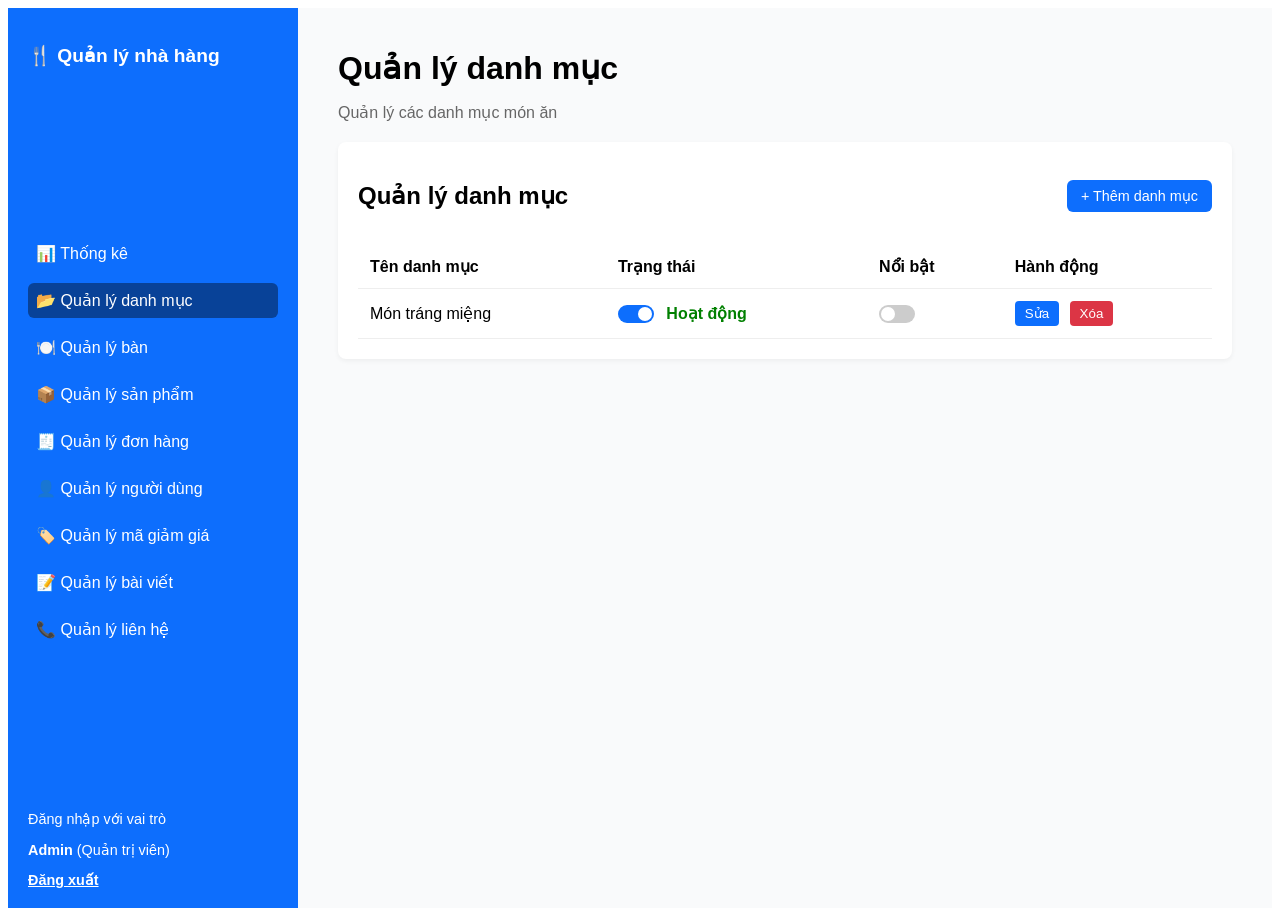
<file: QL_DanhMuc/index.html>
<!DOCTYPE html>
<html lang="vi">
<head>
  <meta charset="UTF-8">
  <meta name="viewport" content="width=device-width, initial-scale=1.0">
  <title>Quản lý danh mục</title>
  <link rel="stylesheet" href="style.css">
</head>
<body>
  <div class="dashboard">
    <!-- Sidebar -->
    <aside class="sidebar">
      <h2 class="logo">🍴 Quản lý nhà hàng</h2>
      <nav>
        <ul>
          <li><a href="#">📊 Thống kê</a></li>
          <li class="active"><a href="#">📂 Quản lý danh mục</a></li>
          <li><a href="#">🍽️ Quản lý bàn</a></li>
          <li><a href="#">📦 Quản lý sản phẩm</a></li>
          <li><a href="#">🧾 Quản lý đơn hàng</a></li>
          <li><a href="#">👤 Quản lý người dùng</a></li>
          <li><a href="#">🏷️ Quản lý mã giảm giá</a></li>
          <li><a href="#">📝 Quản lý bài viết</a></li>
          <li><a href="#">📞 Quản lý liên hệ</a></li>
        </ul>
      </nav>
      <div class="sidebar-footer">
        <p>Đăng nhập với vai trò</p>
        <p><strong>Admin</strong> (Quản trị viên)</p>
        <a href="#">Đăng xuất</a>
      </div>
    </aside>

    <!-- Main Content -->
    <main class="main-content">
      <header>
        <h1>Quản lý danh mục</h1>
        <p>Quản lý các danh mục món ăn</p>
      </header>

      <section class="content-card">
        <div class="content-header">
          <h2>Quản lý danh mục</h2>
          <button class="btn-primary">+ Thêm danh mục</button>
        </div>

        <table class="data-table">
          <thead>
            <tr>
              <th>Tên danh mục</th>
              <th>Trạng thái</th>
              <th>Nổi bật</th>
              <th>Hành động</th>
            </tr>
          </thead>
          <tbody>
            <tr>
              <td>Món tráng miệng</td>
              <td>
                <label class="switch">
                  <input type="checkbox" checked>
                  <span class="slider"></span>
                </label>
                <span class="status active">Hoạt động</span>
              </td>
              <td>
                <label class="switch">
                  <input type="checkbox">
                  <span class="slider"></span>
                </label>
              </td>
              <td>
                <button class="btn-edit">Sửa</button>
                <button class="btn-delete">Xóa</button>
              </td>
            </tr>
          </tbody>
        </table>
      </section>
    </main>
  </div>
</body>
</html>
</file>
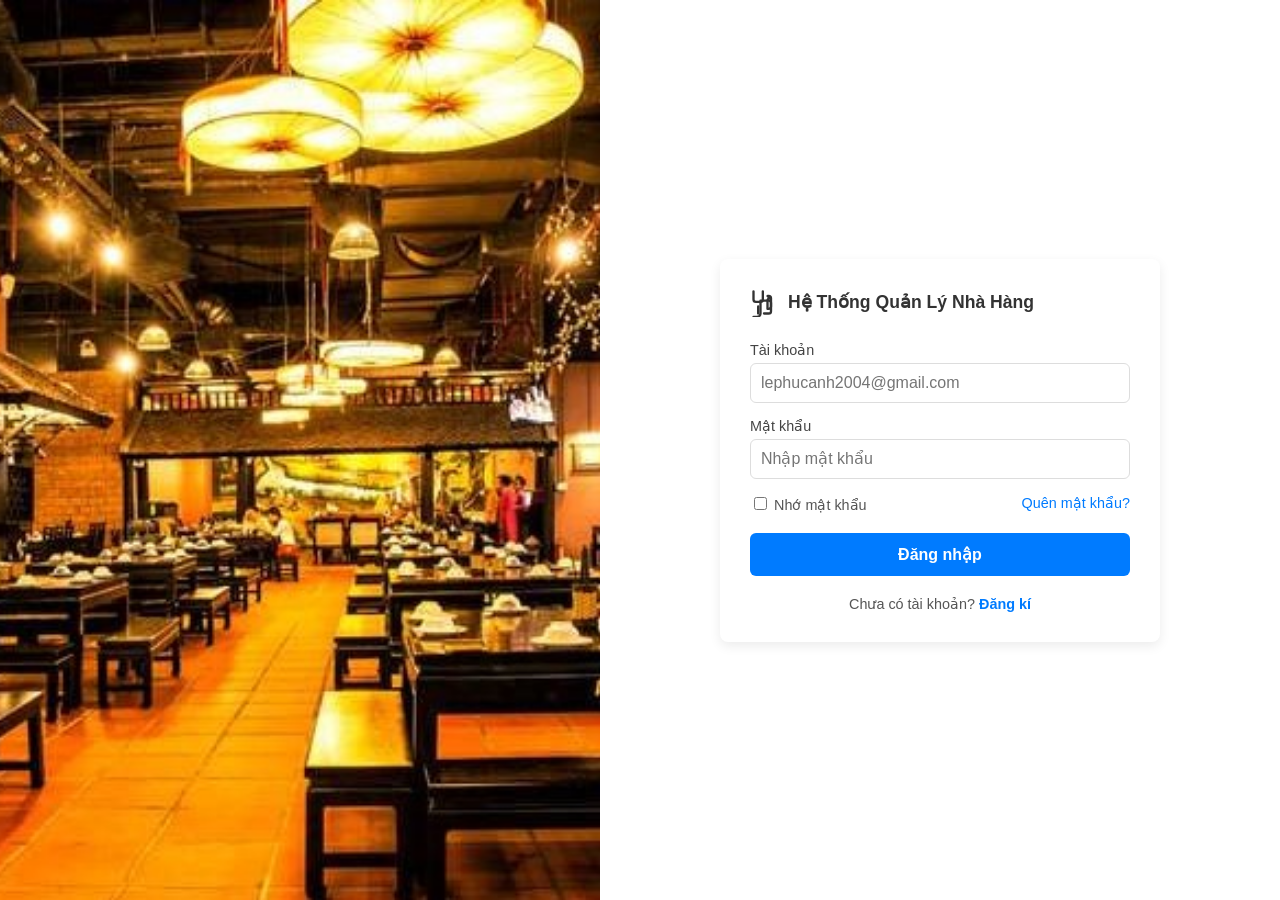
<file: DangNhap.html>
<!DOCTYPE html>
<html lang="vi">
<head>
  <meta charset="UTF-8">
  <title>Đăng nhập - Quản lý Nhà hàng</title>
  <link rel="stylesheet" href="style.css">
</head>
<body>
  <div class="main-container">
    <div class="left-panel"></div>

    <div class="right-panel">
      <div class="login-card">
        <!-- Logo -->
        <div class="logo">
          <svg xmlns="http://www.w3.org/2000/svg" width="28" height="28"
               viewBox="0 0 24 24" fill="none" stroke="currentColor"
               stroke-width="2" stroke-linecap="round" stroke-linejoin="round">
            <path d="M3 2v7c0 1.1.9 2 2 2h4a2 2 0 0 0 2-2V2"/>
            <path d="M7 15v6"/>
            <path d="M12 21h4a2 2 0 0 0 2-2v-7a2 2 0 0 0-2-2H9v11a3 3 0 0 1-3 3H3"/>
            <path d="M15 6h1a2 2 0 0 1 2 2v7a2 2 0 0 1-2 2h-1v-7a2 2 0 0 1 2-2z"/>
          </svg>
          <span>Hệ Thống Quản Lý Nhà Hàng</span>
        </div>

        <!-- Form -->
        <form>
  <div class="form-group">
    <label for="email">Tài khoản</label>
    <input type="email" id="email" placeholder="lephucanh2004@gmail.com" required>
  </div>

  <div class="form-group">
    <label for="password">Mật khẩu</label>
    <input type="password" id="password" placeholder="Nhập mật khẩu" required>
  </div>

  <!-- Nhớ mật khẩu -->
  <div class="form-options">
    <label>
      <input type="checkbox" id="remember"> Nhớ mật khẩu
    </label>
    <a href="#">Quên mật khẩu?</a>
  </div>

  <button type="submit" class="login-button">Đăng nhập</button>
</form>


        <div class="signup-link">
          Chưa có tài khoản? <a href="#">Đăng kí</a>
        </div>
      </div>
    </div>
  </div>
</body>
</html>
</file>
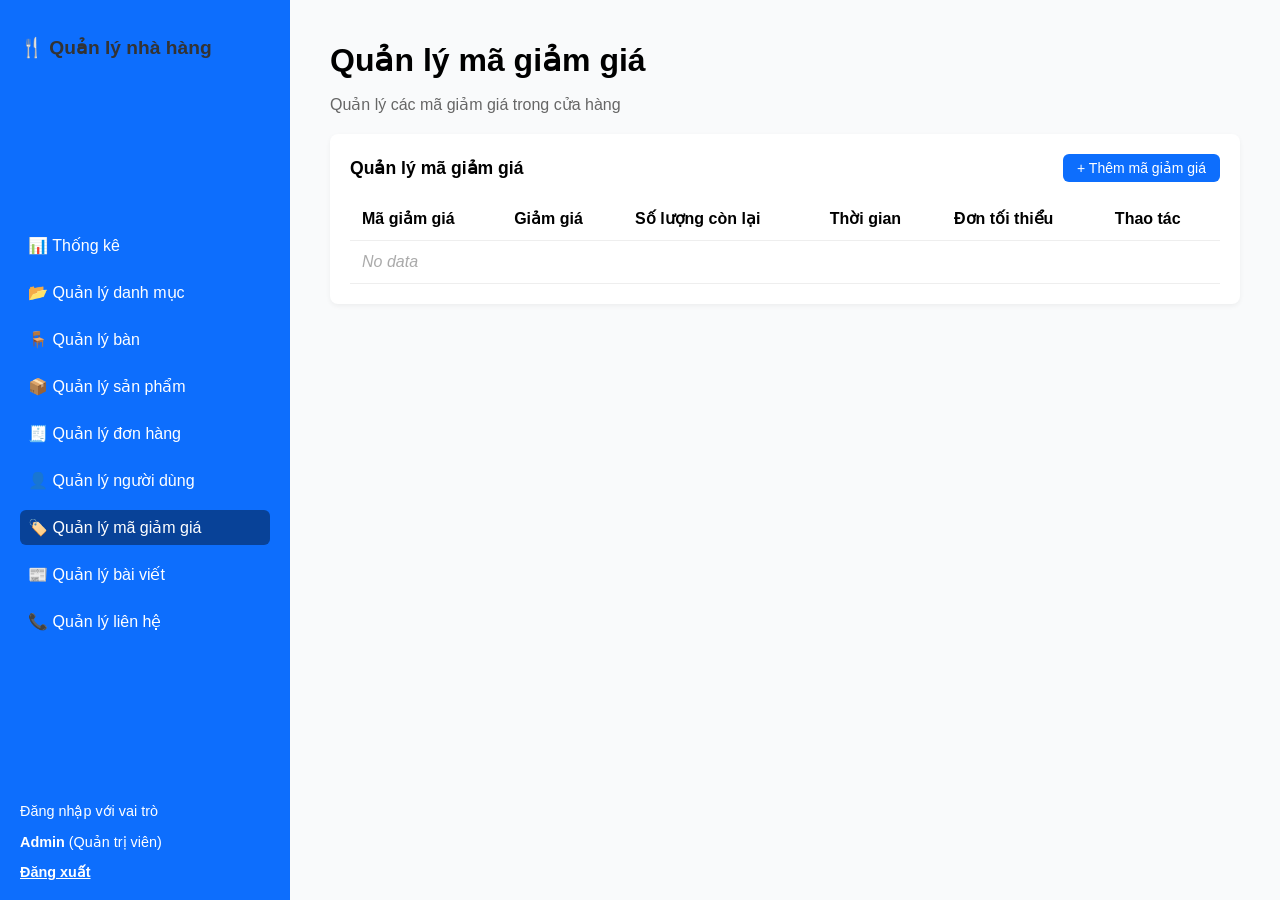
<file: dasboard/qly_voucher.html>
<!DOCTYPE html>
<html lang="vi">
<head>
  <meta charset="UTF-8">
  <meta name="viewport" content="width=device-width, initial-scale=1.0">
  <title>Quản lý Nhà Hàng</title>
  <link rel="stylesheet" href="../style.css">
</head>
<body>
  <div class="dashboard">
    <!-- Sidebar -->
    <aside class="sidebar">
      <h2 class="logo">🍴 Quản lý nhà hàng</h2>
      <nav>
        <ul>
          <li><a href="#">📊 Thống kê</a></li>
          <li><a href="#">📂 Quản lý danh mục</a></li>
          <li><a href="#">🪑 Quản lý bàn</a></li>
          <li><a href="#">📦 Quản lý sản phẩm</a></li>
          <li><a href="#">🧾 Quản lý đơn hàng</a></li>
          <li><a href="#">👤 Quản lý người dùng</a></li>
          <li class="active"><a href="#">🏷️ Quản lý mã giảm giá</a></li>
          <li><a href="#">📰 Quản lý bài viết</a></li>
          <li><a href="#">📞 Quản lý liên hệ</a></li>
        </ul>
      </nav>
      <div class="sidebar-footer">
        <p>Đăng nhập với vai trò</p>
        <p><b>Admin</b> (Quản trị viên)</p>
        <a href="#">Đăng xuất</a>
      </div>
    </aside>

    <!-- Main Content -->
    <main class="main-content">
      <header>
        <h1>Quản lý mã giảm giá</h1>
        <p>Quản lý các mã giảm giá trong cửa hàng</p>
      </header>

      <section class="content-card">
        <div class="content-header">
          <h2>Quản lý mã giảm giá</h2>
          <button class="btn-primary">+ Thêm mã giảm giá</button>
        </div>

        <table class="data-table">
          <thead>
            <tr>
              <th>Mã giảm giá</th>
              <th>Giảm giá</th>
              <th>Số lượng còn lại</th>
              <th>Thời gian</th>
              <th>Đơn tối thiểu</th>
              <th>Thao tác</th>
            </tr>
          </thead>
          <tbody>
            <tr>
              <td colspan="6" class="no-data">No data</td>
            </tr>
          </tbody>
        </table>
      </section>
    </main>
  </div>
</body>
</html>
</file>
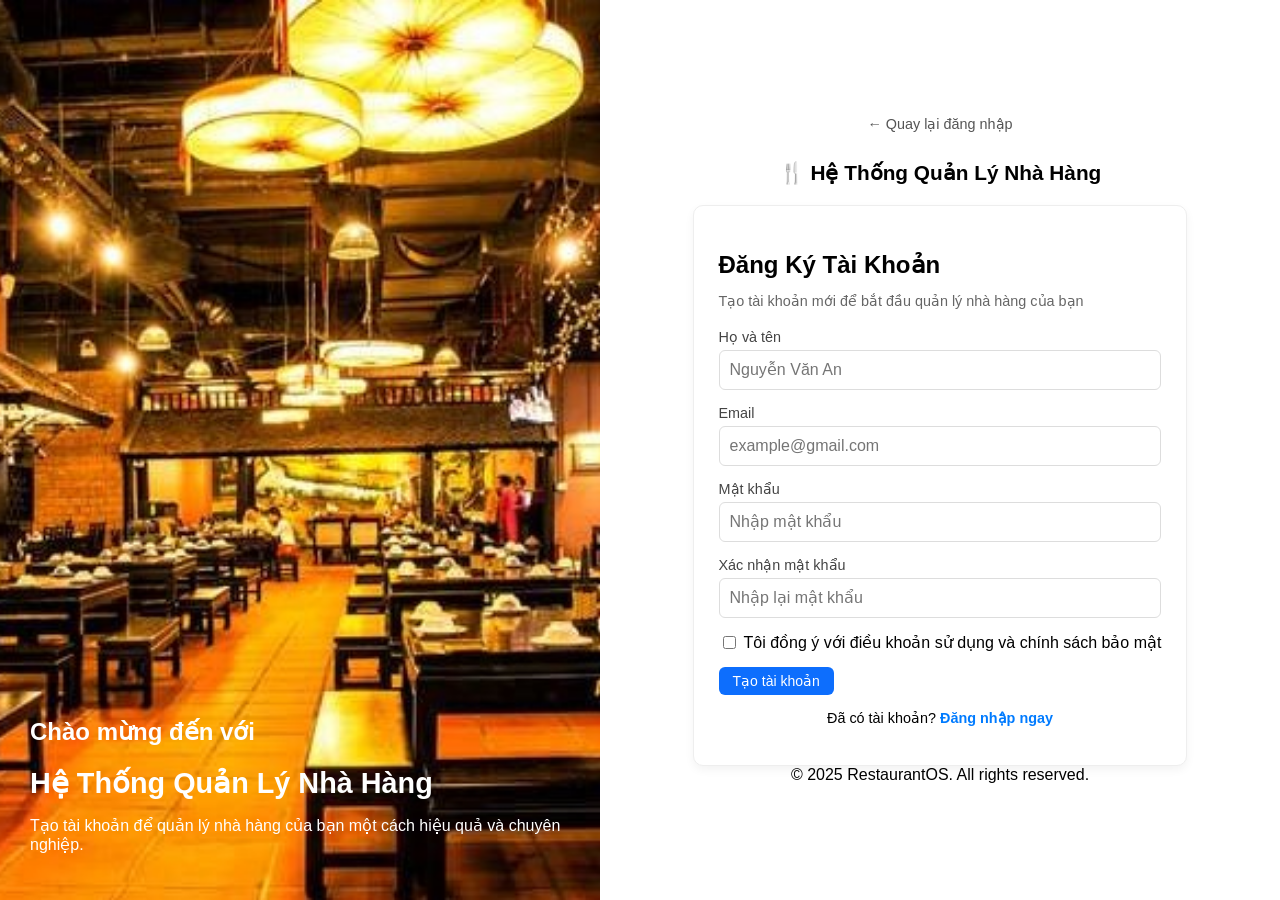
<file: pages/DangKy.html>
<!DOCTYPE html>
<html lang="vi">
<head>
  <meta charset="UTF-8">
  <meta name="viewport" content="width=device-width, initial-scale=1.0">
  <title>Đăng Ký</title>
  <link rel="stylesheet" href="../style.css">
</head>
<body>
  <div class="container">
    <!-- Cột bên trái -->
    <div class="left-panel">
      <img src="../restaurant.jpg" alt="Nhà hàng">
      <div class="welcome-text">
        <h2>Chào mừng đến với</h2>
        <h1>Hệ Thống Quản Lý Nhà Hàng</h1>
        <p>Tạo tài khoản để quản lý nhà hàng của bạn một cách hiệu quả và chuyên nghiệp.</p>
      </div>
    </div>

    <!-- Cột bên phải -->
    <div class="right-panel">
      <a href="DangNhap.html" class="back-link">← Quay lại đăng nhập</a>
      <h1 class="logo-text">🍴 Hệ Thống Quản Lý Nhà Hàng</h1>

      <div class="form-card">
        <h2>Đăng Ký Tài Khoản</h2>
        <p class="subtitle">Tạo tài khoản mới để bắt đầu quản lý nhà hàng của bạn</p>

        <form>
          <div class="form-group">
            <label for="fullname">Họ và tên</label>
            <input type="text" id="fullname" placeholder="Nguyễn Văn An" required>
          </div>

          <div class="form-group">
            <label for="email">Email</label>
            <input type="email" id="email" placeholder="example@gmail.com" required>
          </div>

          <div class="form-group">
            <label for="password">Mật khẩu</label>
            <input type="password" id="password" placeholder="Nhập mật khẩu" required>
          </div>

          <div class="form-group">
            <label for="confirm">Xác nhận mật khẩu</label>
            <input type="password" id="confirm" placeholder="Nhập lại mật khẩu" required>
          </div>

          <div class="form-check">
            <input type="checkbox" id="terms" required>
            <label for="terms">Tôi đồng ý với điều khoản sử dụng và chính sách bảo mật</label>
          </div>

          <button type="submit" class="btn-primary">Tạo tài khoản</button>
        </form>

        <p class="signin-link">Đã có tài khoản? <a href="DangNhap.html">Đăng nhập ngay</a></p>
      </div>

      <footer>© 2025 RestaurantOS. All rights reserved.</footer>
    </div>
  </div>
</body>
</html>
</file>
<file: QL_DanhMuc/style.css>
/* Layout */
.dashboard {
  display: flex;
  height: 100vh;
  font-family: Arial, sans-serif;
}

/* Sidebar */
.sidebar {
  width: 250px;
  background: #0d6efd;
  color: #fff;
  display: flex;
  flex-direction: column;
  justify-content: space-between;
  padding: 20px;
}

.sidebar .logo {
  font-size: 1.2rem;
  font-weight: bold;
  margin-bottom: 20px;
}

.sidebar nav ul {
  list-style: none;
  padding: 0;
}

.sidebar nav ul li {
  margin: 12px 0;
}

.sidebar nav ul li a {
  color: #fff;
  text-decoration: none;
  font-size: 1rem;
  display: block;
  padding: 8px;
  border-radius: 6px;
  transition: background 0.2s;
}

.sidebar nav ul li.active a,
.sidebar nav ul li a:hover {
  background: #084298;
}

.sidebar-footer {
  font-size: 0.9rem;
}

.sidebar-footer a {
  color: #fff;
  text-decoration: underline;
  font-weight: bold;
}

/* Main Content */
.main-content {
  flex: 1;
  padding: 20px 40px;
  background: #f9fafb;
}

header h1 {
  margin-bottom: 5px;
}

header p {
  color: #666;
  margin-bottom: 20px;
}

.content-card {
  background: #fff;
  border-radius: 8px;
  padding: 20px;
  box-shadow: 0 2px 5px rgba(0,0,0,0.05);
}

.content-header {
  display: flex;
  justify-content: space-between;
  align-items: center;
  margin-bottom: 15px;
}

.btn-primary {
  padding: 8px 14px;
  background: #0d6efd;
  color: #fff;
  border: none;
  border-radius: 6px;
  cursor: pointer;
  font-size: 0.9rem;
}

.btn-primary:hover {
  background: #084298;
}

/* Table */
.data-table {
  width: 100%;
  border-collapse: collapse;
}

.data-table th, .data-table td {
  padding: 12px;
  border-bottom: 1px solid #eee;
  text-align: left;
}

/* Buttons */
.btn-edit {
  padding: 5px 10px;
  background: #0d6efd;
  border: none;
  border-radius: 4px;
  color: #fff;
  cursor: pointer;
  margin-right: 6px;
}

.btn-edit:hover {
  background: #084298;
}

.btn-delete {
  padding: 5px 10px;
  background: #dc3545;
  border: none;
  border-radius: 4px;
  color: #fff;
  cursor: pointer;
}

.btn-delete:hover {
  background: #a71d2a;
}

/* Switch toggle */
.switch {
  position: relative;
  display: inline-block;
  width: 36px;
  height: 18px;
}

.switch input {
  opacity: 0;
  width: 0;
  height: 0;
}

.slider {
  position: absolute;
  cursor: pointer;
  top: 0; left: 0;
  right: 0; bottom: 0;
  background-color: #ccc;
  transition: .4s;
  border-radius: 18px;
}

.slider:before {
  position: absolute;
  content: "";
  height: 14px;
  width: 14px;
  left: 2px;
  bottom: 2px;
  background-color: white;
  transition: .4s;
  border-radius: 50%;
}

input:checked + .slider {
  background-color: #0d6efd;
}

input:checked + .slider:before {
  transform: translateX(18px);
}

.status.active {
  color: green;
  font-weight: bold;
  margin-left: 8px;
}
</file>
<file: style.css>
/*ĐĂNG NHẬP*/
body {
  margin: 0;
  font-family: Arial, sans-serif;
  background-color: #f4f5f9;
}

.main-container {
  display: flex;
  height: 100vh;
}

.left-panel {
  flex: 1;
  background: url('restaurant.jpg') no-repeat center center;
  background-size: cover;
}

.right-panel {
  flex: 1;
  display: flex;
  justify-content: center;
  align-items: center;
}

.login-card {
  background: white;
  padding: 30px;
  border-radius: 8px;
  box-shadow: 0 4px 12px rgba(0, 0, 0, 0.08);
  width: 380px;
  text-align: center;
}

.logo {
  display: flex;
  align-items: center;
  margin-bottom: 25px;
  color: #333;
}

.logo svg {
  margin-right: 10px;
}

.logo span {
  font-weight: 600;
  font-size: 1.1rem;
}

.form-group {
  text-align: left;
  margin-bottom: 18px;
}

.form-group label {
  display: block;
  margin-bottom: 6px;
  font-weight: 500;
  color: #555;
}

.form-group input {
  width: 100%;
  padding: 10px;
  border: 1px solid #ddd;
  border-radius: 6px;
  box-sizing: border-box;
  font-size: 1rem;
}

.forgot-password {
  text-align: right;
  margin-bottom: 20px;
}

.forgot-password a {
  color: #007bff;
  text-decoration: none;
  font-size: 0.9rem;
}

.login-button {
  width: 100%;
  padding: 12px;
  border: none;
  background-color: #007bff;
  color: white;
  border-radius: 6px;
  cursor: pointer;
  font-size: 1rem;
  font-weight: bold;
  transition: background-color 0.2s;
}

.login-button:hover {
  background-color: #0069d9;
}

.signup-link {
  margin-top: 20px;
  font-size: 0.9rem;
  color: #555;
}

.signup-link a {
  color: #007bff;
  text-decoration: none;
  font-weight: bold;
}
.form-options {
  display: flex;
  justify-content: space-between;
  align-items: center;
  font-size: 0.9rem;
  margin-bottom: 20px;
}

.form-options label {
  color: #555;
  font-size: 0.9rem;
}

.form-options a {
  color: #007bff;
  text-decoration: none;
}

.form-options a:hover {
  text-decoration: underline;
}

/*ĐĂNG KÝ*/
.container {
  display: flex;
  height: 100vh;
  font-family: Arial, sans-serif;
}

/* Bên trái */
.left-panel {
  flex: 1;
  position: relative;
  overflow: hidden;
}

.left-panel img {
  width: 100%;
  height: 100%;
  object-fit: cover;
}

.welcome-text {
  position: absolute;
  bottom: 30px;
  left: 30px;
  color: white;
}

.welcome-text h1 {
  font-size: 1.8rem;
  margin: 5px 0;
}

/* Bên phải */
.right-panel {
  flex: 1;
  display: flex;
  flex-direction: column;
  justify-content: center;
  padding: 40px;
  background: #fff;
}

.back-link {
  text-decoration: none;
  color: #555;
  font-size: 0.9rem;
  margin-bottom: 15px;
}

.logo-text {
  font-size: 1.3rem;
  font-weight: bold;
  margin-bottom: 20px;
}

.form-card {
  background: #fff;
  border: 1px solid #eee;
  border-radius: 10px;
  padding: 25px;
  box-shadow: 0 4px 10px rgba(0,0,0,0.05);
}

.form-card h2 {
  margin-bottom: 8px;
}

.form-card .subtitle {
  color: #666;
  font-size: 0.9rem;
  margin-bottom: 20px;
}

.form-group {
  margin-bottom: 15px;
  text-align: left;
}

.form-group label {
  display: block;
  margin-bottom: 5px;
  font-size: 0.9rem;
  color: #444;
}

.form-group input {
  width: 100%;
  padding: 10px;
  border-radius: 6px;
  border: 1px solid #ddd;
  font-size: 1rem;
  box-sizing: border-box;
}

.form-check {
  display: flex;
  align-items: center;
  margin: 15px 0;
}

.form-check input {
  margin-right: 8px;
}

.btn-primary {
  width: 100%;
  padding: 12px;
  background: #000;
  color: white;
  border: none;
  border-radius: 6px;
  font-size: 1rem;
  font-weight: bold;
  cursor: pointer;
}

.btn-primary:hover {
  background: #333;
}

.signin-link {
  text-align: center;
  margin-top: 15px;
  font-size: 0.9rem;
}

.signin-link a {
  color: #007bff;
  font-weight: bold;
  text-decoration: none;
}

/*QUẢN LÝ MÃ GIẢM GIÁ*/
/* Dashboard Layout */
.dashboard {
  display: flex;
  height: 100vh;
  font-family: Arial, sans-serif;
}

/* Sidebar */
.sidebar {
  width: 250px;
  background: #0d6efd;
  color: #fff;
  display: flex;
  flex-direction: column;
  justify-content: space-between;
  padding: 20px;
}

.sidebar .logo {
  font-size: 1.2rem;
  font-weight: bold;
  margin-bottom: 20px;
}

.sidebar nav ul {
  list-style: none;
  padding: 0;
}

.sidebar nav ul li {
  margin: 12px 0;
}

.sidebar nav ul li a {
  color: #fff;
  text-decoration: none;
  font-size: 1rem;
  display: block;
  padding: 8px;
  border-radius: 6px;
  transition: background 0.2s;
}

.sidebar nav ul li a:hover,
.sidebar nav ul li.active a {
  background: #084298;
}

.sidebar-footer {
  font-size: 0.9rem;
}

.sidebar-footer a {
  color: #fff;
  text-decoration: underline;
  font-weight: bold;
}

/* Main Content */
.main-content {
  flex: 1;
  padding: 20px 40px;
  background: #f9fafb;
}

header h1 {
  margin-bottom: 5px;
}

header p {
  color: #666;
  margin-bottom: 20px;
}

.content-card {
  background: #fff;
  border-radius: 8px;
  padding: 20px;
  box-shadow: 0 2px 5px rgba(0,0,0,0.05);
}

.content-header {
  display: flex;
  justify-content: space-between;
  align-items: center;
  margin-bottom: 15px;
}

.content-header h2 {
  margin: 0;
  font-size: 1.1rem;
  font-weight: bold;
}


.btn-primary {
  padding: 6px 14px;          /* Nhỏ gọn hơn */
  font-size: 14px;            /* Chữ nhỏ vừa phải */
  font-weight: 500;
  background: #0d6efd;
  color: #fff;
  border: none;
  border-radius: 6px;
  cursor: pointer;
  display: inline-block;      /* Không chiếm full chiều ngang */
  width: auto;                /* Fit nội dung */
}

.btn-primary:hover {
  background: #084298;
}


/* Table */
.data-table {
  width: 100%;
  border-collapse: collapse;
}

.data-table th, .data-table td {
  padding: 12px;
  border-bottom: 1px solid #eee;
  text-align: left;
}

.no-data {
  text-align: center;
  color: #aaa;
  font-style: italic;
}
</file>
